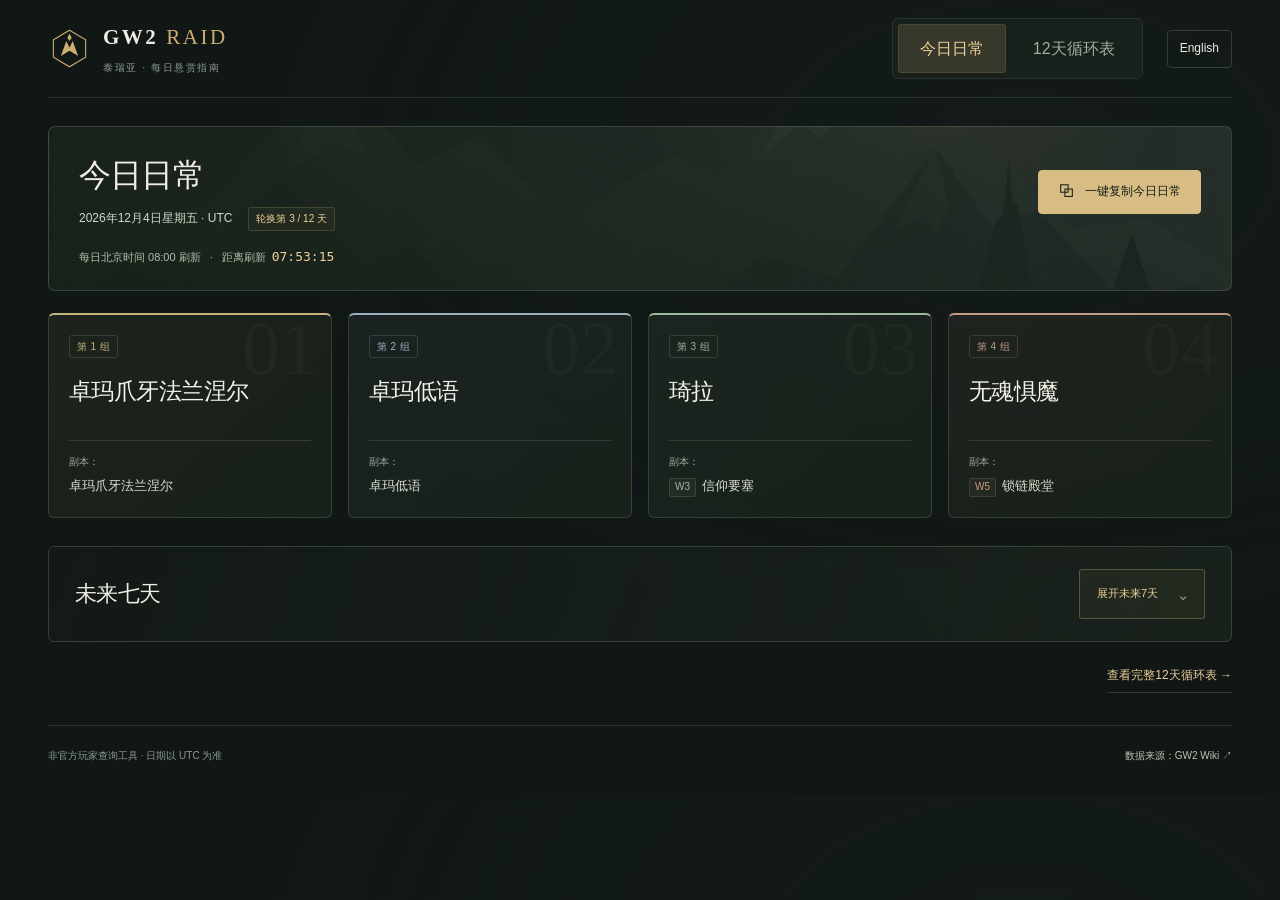
<file: index.html>
<!doctype html>
<html lang="zh-CN">
<head>
  <meta charset="utf-8">
  <meta name="viewport" content="width=device-width, initial-scale=1">
  <meta name="theme-color" content="#101715">
  <meta name="description" content="快速查看激战2今日四个日常 Boss 及所属副本，一键复制分享，支持未来七天与完整12天轮换查询。" data-i18n-content="descriptionToday">
  <title data-i18n="todayTitle">今日日常 · GW2 Raid Bounties</title>
  <link rel="icon" href="assets/favicon.svg" type="image/svg+xml">
  <link rel="stylesheet" href="assets/css/styles.css?v=3">
  <link rel="stylesheet" href="assets/css/today.css?v=3">
  <script defer src="assets/js/data.js"></script>
  <script defer src="assets/js/rotation.js"></script>
  <script defer src="assets/js/encounters-zh.js?v=3"></script>
  <script defer src="assets/js/i18n.js?v=3"></script>
  <script defer src="assets/js/app.js?v=3"></script>
</head>
<body data-page="today">
  <a class="skip-link" href="#main-content"><span data-i18n="skip">跳转到主要内容</span></a>
  <div class="site-shell">
    <header class="site-header">
      <a class="brand" href="index.html" aria-label="返回GW2日常十人本首页" data-i18n-aria-label="homeAria">
        <span class="brand-mark" aria-hidden="true"><svg viewBox="0 0 40 40" fill="none"><path d="m20 3 15 9v16l-15 9L5 28V12Z" stroke="currentColor"/></path><path d="m12 27 5-14 3 6 3-6 5 14-8-5Z" fill="currentColor"/></path><path d="m20 6 2 4-2 3-2-3Z" fill="currentColor"/></path></svg></span>
        <span class="brand-copy"><strong>GW2 <span>RAID</span></strong><small><span data-i18n="tagline">泰瑞亚 · 每日悬赏指南</span></small></span>
      </a>
      <nav class="nav" aria-label="主导航" data-i18n-aria-label="nav">
        <a href="index.html" class="nav-link active" aria-current="page"><span data-i18n="today">今日日常</span></a>
        <a href="rotation.html" class="nav-link"><span data-i18n="rotation">12天循环表</span></a>
      </nav>
      <button id="language-toggle" class="language-toggle" type="button" aria-label="Switch to English" data-i18n-aria-label="switchLanguage">English</button>
    </header>
    <main id="main-content">
      <section class="today-section" aria-labelledby="today-heading">
        <div class="today-summary">
        <div class="today-heading">
          <div><h1 id="today-heading"><span data-i18n="today">今日日常</span></h1><p class="date-line"><span id="today-date"><span data-i18n="loadingDate">读取当前日期…</span></span><span id="cycle-label"><span data-i18n="loadingCycle">轮换计算中</span></span></p></div>
          <button id="copy-today" class="primary-button" type="button" disabled><span data-i18n="copy">一键复制今日日常</span></button>
        </div>
        <p class="reset-line"><span data-i18n="resetRule">每日北京时间 08:00 刷新</span> <span aria-hidden="true">·</span> <span><span data-i18n="resetRemaining">距离刷新</span></span> <span id="countdown" role="timer" aria-label="距离下一次刷新" data-i18n-aria-label="resetTimer">--:--:--</span></p>
        </div>
        <p id="copy-status" class="copy-status" role="status" aria-live="polite"></p>
        <div id="copy-fallback" class="copy-fallback" hidden>
          <label for="copy-text"><span data-i18n="manualHelp">自动复制不可用，请长按或选中下方文字复制。</span></label>
          <textarea id="copy-text" rows="10" readonly spellcheck="false"></textarea>
        </div>
        <div class="list-heading" aria-hidden="true"><span><span data-i18n="groupColumn">组别</span></span><span>Boss</span><span><span data-i18n="instanceColumn">所属副本</span></span></div>
        <div id="today-grid" class="boss-list" aria-live="polite"></div>
        <noscript><p class="noscript"><span data-i18n="noscript">请启用 JavaScript 查看自动计算的日常数据。</span></p></noscript>
      </section>
      <section class="forecast-section" aria-labelledby="forecast-heading">
        <div class="forecast-top">
          <h2 id="forecast-heading"><span data-i18n="forecast">未来七天</span></h2>
          <button id="forecast-toggle" type="button" class="action-button" aria-controls="forecast-content" aria-expanded="false"><span id="forecast-toggle-text"><span data-i18n="expand">展开未来7天</span></span><span class="button-arrow" aria-hidden="true">⌄</span></button>
        </div>
        <div id="forecast-content" hidden></div>
      </section>
      <p class="rotation-link"><a href="rotation.html"><span data-i18n="fullRotation">查看完整12天循环表 →</span></a></p>
    </main>
    <footer class="site-footer"><span><span data-i18n="footerToday">非官方玩家查询工具 · 日期以 UTC 为准</span></span><a href="https://wiki.guildwars2.com/wiki/Daily_Raid_Bounties" target="_blank" rel="noopener noreferrer"><span data-i18n="wikiSource">数据来源：GW2 Wiki ↗</span></a></footer>
  </div>
</body>
</html>
</file>
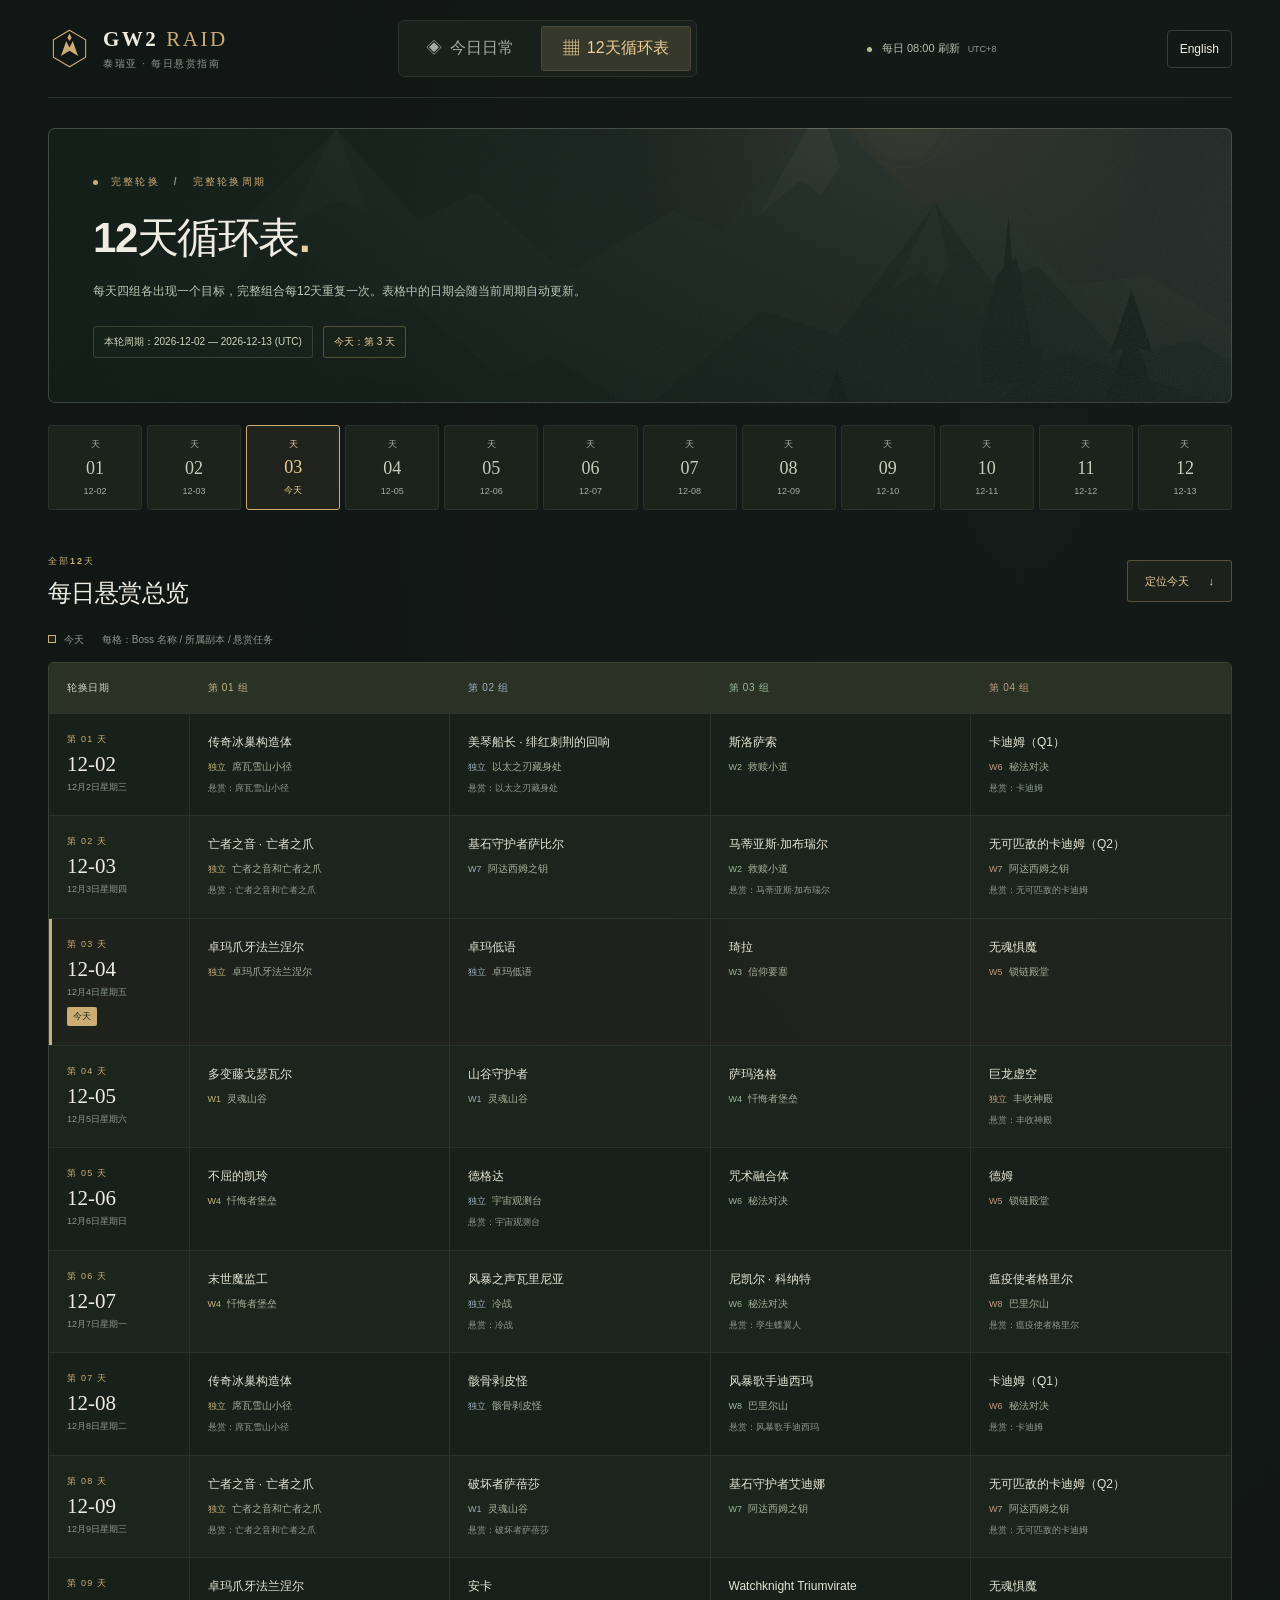
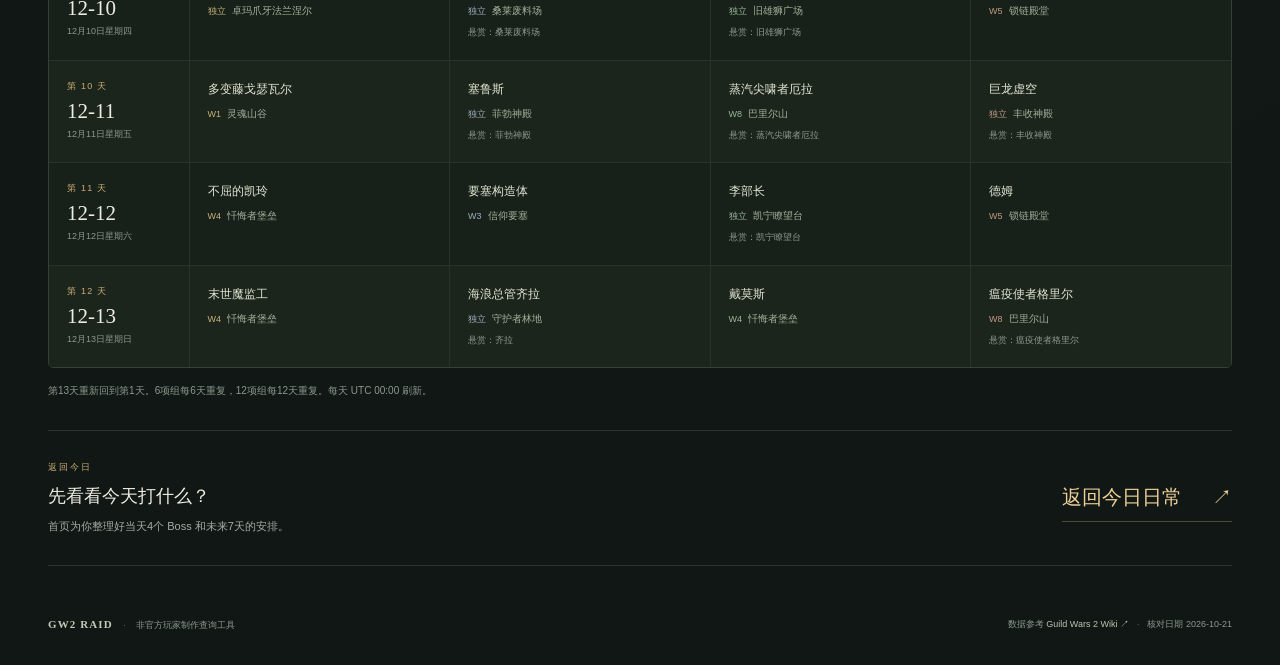
<file: rotation.html>
<!doctype html>
<html lang="zh-CN">
<head>
  <meta charset="utf-8">
  <meta name="viewport" content="width=device-width, initial-scale=1">
  <meta name="theme-color" content="#101715">
  <meta name="description" content="激战2每日团队悬赏完整12天轮换表，包含4组Boss、实际Boss名称与副本名。" data-i18n-content="descriptionRotation">
  <title data-i18n="rotationTitle">12天循环表 · GW2 Raid Bounties</title>
  <link rel="icon" href="assets/favicon.svg" type="image/svg+xml">
  <link rel="stylesheet" href="assets/css/styles.css?v=3">
  <script defer src="assets/js/data.js"></script>
  <script defer src="assets/js/rotation.js"></script>
  <script defer src="assets/js/encounters-zh.js?v=3"></script>
  <script defer src="assets/js/i18n.js?v=3"></script>
  <script defer src="assets/js/app.js?v=3"></script>
</head>
<body data-page="rotation">
  <a class="skip-link" href="#main-content"><span data-i18n="skip">跳转到主要内容</span></a>
  <div class="site-shell">
    <header class="site-header">
      <a class="brand" href="index.html" aria-label="返回GW2日常十人本首页" data-i18n-aria-label="homeAria">
        <span class="brand-mark" aria-hidden="true"><svg viewBox="0 0 40 40" fill="none"><path d="m20 3 15 9v16l-15 9L5 28V12Z" stroke="currentColor"/></path><path d="m12 27 5-14 3 6 3-6 5 14-8-5Z" fill="currentColor"/></path><path d="m20 6 2 4-2 3-2-3Z" fill="currentColor"/></path></svg></span>
        <span class="brand-copy"><strong>GW2 <span>RAID</span></strong><small><span data-i18n="tagline">泰瑞亚 · 每日悬赏指南</span></small></span>
      </a>
      <nav class="nav" aria-label="主导航" data-i18n-aria-label="nav">
        <a href="index.html" class="nav-link"><span aria-hidden="true">◈</span> <span data-i18n="today">今日日常</span></a>
        <a href="rotation.html" class="nav-link active" aria-current="page"><span aria-hidden="true">▦</span> <span data-i18n="rotation">12天循环表</span></a>
      </nav>
      <span class="header-status"><span class="tiny-led" aria-hidden="true"></span> <span data-i18n="headerReset">每日 08:00 刷新</span> <span>UTC+8</span></span>
      <button id="language-toggle" class="language-toggle" type="button" aria-label="Switch to English" data-i18n-aria-label="switchLanguage">English</button>
    </header>

    <main id="main-content">
      <section class="rotation-hero" aria-labelledby="rotation-title">
        <p class="eyebrow"><span class="status-dot" aria-hidden="true"></span> <span data-i18n="rotationEyebrow">ROTATION OVERVIEW</span> <span class="eyebrow-separator">/</span> <span data-i18n="rotationSubtitle">完整轮换周期</span></p>
        <h1 id="rotation-title"><span data-i18n="rotation">12天循环表</span><span class="hero-dot">.</span></h1>
        <p><span data-i18n="rotationIntro">每天四组各出现一个目标，完整组合每12天重复一次。表格中的日期会随当前周期自动更新。</span></p>
        <div class="rotation-meta"><span id="period-label"><span data-i18n="loadingPeriod">正在计算本轮日期…</span></span><span id="rotation-today"><span data-i18n="loadingToday">今天：—</span></span></div>
      </section>

      <div id="cycle-track" class="cycle-track" aria-label="12天周期导航" data-i18n-aria-label="cycleNav"></div>

      <section class="section" aria-label="完整每日悬赏表" data-i18n-aria-label="tableAria">
        <div class="section-heading table-heading">
          <div><p class="section-kicker"><span data-i18n="allDays">ALL 12 DAYS</span></p><h2><span data-i18n="overview">每日悬赏总览</span></h2></div>
          <button class="secondary-button" type="button" id="jump-today"><span data-i18n="jump">定位今天</span> <span aria-hidden="true">↓</span></button>
        </div>
        <div class="legend"><span><i class="legend-mark" aria-hidden="true"></i> <span data-i18n="currentDay">今天</span></span><span><span data-i18n="legend">每格：Boss 名称 / 所属副本 / 悬赏任务</span></span></div>
        <div class="table-scroll" role="region" aria-label="12天循环表，可横向滚动" tabindex="0" data-i18n-aria-label="scrollTable">
          <table class="rotation-table">
            <thead><tr><th scope="col"><span data-i18n="dateColumn">轮换日期</span></th><th scope="col"><span data-i18n="group01">第 01 组</span></th><th scope="col"><span data-i18n="group02">第 02 组</span></th><th scope="col"><span data-i18n="group03">第 03 组</span></th><th scope="col"><span data-i18n="group04">第 04 组</span></th></tr></thead>
            <tbody id="rotation-tbody"></tbody>
          </table>
        </div>
        <div id="mobile-rotation" class="mobile-rotation"></div>
        <p class="table-footnote"><span data-i18n="footnote">第13天重新回到第1天。6项组每6天重复，12项组每12天重复。每天 UTC 00:00 刷新。</span></p>
      </section>

      <section class="bottom-link" aria-label="返回首页" data-i18n-aria-label="backAria">
        <div><p class="section-kicker"><span data-i18n="backKicker">BACK TO TODAY</span></p><h2><span data-i18n="backHeading">先看看今天打什么？</span></h2><p><span data-i18n="backHint">首页为你整理好当天4个 Boss 和未来7天的安排。</span></p></div>
        <a class="text-action" href="index.html"><span data-i18n="backLink">返回今日日常</span> <span aria-hidden="true">↗</span></a>
      </section>
    </main>

    <footer class="site-footer">
      <div><strong>GW2 RAID</strong> <span class="footer-divider">·</span> <span data-i18n="footerRotation">非官方玩家制作查询工具</span></div>
      <div><span data-i18n="sourceLabel">数据参考</span> <a href="https://wiki.guildwars2.com/wiki/Daily_Raid_Bounties" target="_blank" rel="noopener noreferrer">Guild Wars 2 Wiki ↗</a><span class="footer-divider">·</span><span><span data-i18n="verified">核对日期 2026-10-21</span></span></div>
    </footer>
  </div>
</body>
</html>
</file>
<file: assets/css/styles.css>
:root {
  color-scheme: dark;
  --bg: #101715; --panel: #19211d; --panel-raised: #202a24; --line: #354036; --line-soft: #28332c;
  --text: #efece1; --muted: #a4ada3; --quiet: #8d998e; --accent: #ccad73; --accent-bright: #edcf97; --accent-soft: #ccad7312; --content: 1240px;
  font-family: "Segoe UI", "PingFang SC", "Microsoft YaHei", sans-serif;
  font-synthesis: none; -webkit-font-smoothing: antialiased; text-rendering: optimizeLegibility;
}
* { box-sizing: border-box; }
html { scroll-behavior: smooth; }
body { margin: 0; min-width: 320px; color: var(--text); background: radial-gradient(ellipse at 80% 20%, #28342a22, transparent 55%), var(--bg); }
a { color: inherit; }
button { font: inherit; cursor: pointer; }
a, button { -webkit-tap-highlight-color: transparent; }
a:focus-visible, button:focus-visible, [tabindex]:focus-visible { outline: 2px solid var(--accent-bright); outline-offset: 5px; }
button, a { touch-action: manipulation; }
[hidden] { display: none !important; }
.skip-link { position: fixed; top: -80px; left: 20px; z-index: 20; background: var(--accent); color: var(--bg); padding: 12px 20px; }
.skip-link:focus { top: 10px; }
h1, h2, h3, p { overflow-wrap: anywhere; }
.site-shell { width: min(calc(100% - 96px), var(--content)); margin: auto; }
.site-header { height: 98px; display: flex; align-items: center; justify-content: space-between; gap: 24px; border-bottom: 1px solid var(--line-soft); }
.brand { display: flex; align-items: center; gap: 12px; text-decoration: none; }
.brand-mark { width: 43px; height: 47px; color: var(--accent); }
.brand-mark svg { width: 100%; height: 100%; }
.brand-copy { display: grid; gap: 5px; }
.brand-copy strong { font-family: Georgia, serif; font-size: 21px; letter-spacing: .12em; white-space: nowrap; }
.brand-copy strong span { color: var(--accent); font-weight: 400; }
.brand-copy small { color: var(--quiet); font-size: 10px; letter-spacing: .16em; }
.nav { display: flex; align-items: center; gap: 5px; padding: 5px; border: 1px solid var(--line-soft); background: #17201a; border-radius: 6px; }
.nav-link { display: flex; align-items: center; justify-content: center; gap: 8px; padding: 12px 22px; color: var(--muted); text-decoration: none; font-size: 12px; border-radius: 3px; white-space: nowrap; transition: color .2s, background .2s; }
.nav-link span { font-size: 16px; }
.nav-link:hover { color: var(--accent-bright); background: #ffffff05; }
.nav-link.active { color: var(--accent-bright); background: #35382a; box-shadow: inset 0 0 0 1px #ccad7324; }
.header-status { font-size: 11px; color: #b4bdaf; white-space: nowrap; }
.header-status > span:last-child { font-size: 9px; color: var(--quiet); margin-left: 5px; }
.tiny-led, .status-dot { display: inline-block; width: 5px; height: 5px; background: #acc390; border-radius: 50%; margin-right: 7px; vertical-align: middle; box-shadow: 0 0 10px #acc39033; }
.hero { position: relative; isolation: isolate; margin-top: 30px; min-height: 386px; padding: 44px; display: flex; align-items: flex-end; justify-content: space-between; gap: 28px; border: 1px solid #65705b55; border-radius: 9px; background: #25332a url('../images/tyria-landscape.svg') center 47% / cover; overflow: hidden; }
.hero::before { content: ""; position: absolute; inset: 0; z-index: -1; background: linear-gradient(90deg, #111c16e8, #1420198c 45%, #101b1520), linear-gradient(0deg, #101a14a0, transparent 70%); }
.hero::after { content: "TYRIA / FIELD NOTES 01"; position: absolute; right: 24px; top: 23px; font-size: 9px; letter-spacing: .24em; color: #ddd6bd80; }
.hero-main { flex: 1; }
.eyebrow, .section-kicker { margin: 0; color: var(--accent); font-size: 9px; line-height: 1.8; letter-spacing: .22em; font-weight: 600; }
.eyebrow { font-size: 10px; }
.status-dot { background: var(--accent); margin-right: 8px; }
.eyebrow-separator { margin: 0 9px; color: #899986; }
h1 { font-size: clamp(36px, 4vw, 52px); font-weight: 600; letter-spacing: -.035em; line-height: 1.35; margin: 24px 0 15px; }
.hero-dot { color: var(--accent-bright); }
.hero-description { font-size: 12px; color: #c0c7b9; line-height: 1.95; margin: 0; }
.hero-date-line { display: flex; gap: 10px; align-items: center; flex-wrap: wrap; font-size: 11px; color: #d7ddcd; margin-top: 26px; }
.calendar-icon { color: var(--accent); font-size: 17px; }
.cycle-label { font-size: 10px; color: var(--accent-bright); padding: 5px 8px; background: #c6aa7020; border: 1px solid #c6aa7033; border-radius: 3px; }
.reset-panel { flex: 0 0 255px; padding: 22px 23px; margin-bottom: 2px; border: 1px solid #d2ceaa30; border-radius: 5px; background: #101c1699; backdrop-filter: blur(12px); }
.meta-label { display: flex; align-items: center; color: #d5d6bd; font-size: 9px; letter-spacing: .16em; }
.meta-label > span:last-child { margin-left: auto; color: #9cae98; letter-spacing: .04em; font-size: 10px; }
.countdown { font-family: "Consolas", "SFMono-Regular", monospace; font-size: 36px; font-weight: 400; color: #f0dec0; font-variant-numeric: tabular-nums; letter-spacing: .025em; margin: 14px 0; }
.reset-rule { font-size: 9px; color: #a7b39d; border-top: 1px solid #bbc7a725; padding-top: 13px; white-space: nowrap; }
.reset-rule .tiny-led { display: none; }
.reset-divider { padding: 0 7px; color: #6c7d66; }
.adventure-strip { display: flex; align-items: center; gap: 30px; min-height: 64px; margin: 0 8px; border-bottom: 1px solid var(--line-soft); color: var(--quiet); font-size: 10px; }
.adventure-strip > span { display: flex; gap: 10px; align-items: center; }
.adventure-strip i { font-size: 24px; color: var(--accent); font-style: normal; }
.adventure-strip strong { font-family: Georgia, serif; font-size: 20px; font-weight: 400; color: #d7dac9; }
.adventure-strip > span:nth-child(2) { border-left: 1px solid var(--line); padding-left: 30px; }
.adventure-strip .strip-note { margin-left: auto; font-size: 10px; }
.strip-note span { color: var(--accent); margin-left: 10px; }
.section { margin-top: 43px; }
.section-heading { display: flex; align-items: center; justify-content: space-between; gap: 16px; margin-bottom: 24px; }
.section-heading h2, .forecast-top h2 { font-size: 24px; font-weight: 550; letter-spacing: -.025em; margin: 7px 0 0; }
.counter-pill { font-size: 10px; color: #b8c9a7; background: #adc58e08; border: 1px solid #abc58a25; border-radius: 4px; padding: 8px 10px; }
.counter-pill > span:last-child { color: var(--quiet); margin-left: 6px; }
.boss-grid { display: grid; grid-template-columns: repeat(4, minmax(0, 1fr)); gap: 16px; }
.group-1 { --group-color: #c6b47d; --group-rgb: 198, 180, 125; }
.group-2 { --group-color: #9db0c1; --group-rgb: 157, 176, 193; }
.group-3 { --group-color: #9cb99b; --group-rgb: 156, 185, 155; }
.group-4 { --group-color: #c39b84; --group-rgb: 195, 155, 132; }
.boss-card { position: relative; display: flex; flex-direction: column; min-width: 0; border: 1px solid var(--line); border-radius: 6px; background: linear-gradient(150deg, #202920, #18211b); overflow: hidden; transition: border-color .2s, transform .2s, box-shadow .2s; }
.boss-card:hover { transform: translateY(-5px); border-color: var(--group-color); box-shadow: 0 16px 32px #00000030; }
.boss-visual { height: 130px; position: relative; overflow: hidden; display: grid; place-items: center; background: radial-gradient(ellipse at 50% 80%, rgba(var(--group-rgb), .16), transparent 65%), linear-gradient(145deg, rgba(var(--group-rgb), .08), #0e181266); border-bottom: 1px solid var(--line-soft); }
.boss-visual::before { content: ""; position: absolute; width: 102px; height: 102px; border: 1px solid rgba(var(--group-rgb), .15); transform: rotate(45deg); }
.boss-visual::after { content: ""; position: absolute; width: 78px; height: 78px; border: 1px solid rgba(var(--group-rgb), .13); border-radius: 50%; }
.boss-sigil { width: 66px; height: 66px; color: var(--group-color); filter: drop-shadow(0 3px 15px rgba(var(--group-rgb), .2)); }
.visual-number { position: absolute; bottom: 11px; left: 17px; font-family: Georgia, serif; font-size: 11px; color: var(--group-color); opacity: .65; letter-spacing: .1em; }
.visual-caption { position: absolute; bottom: 12px; right: 15px; color: var(--group-color); opacity: .7; font-size: 8px; letter-spacing: .18em; }
.boss-top { display: flex; justify-content: space-between; align-items: center; gap: 6px; padding: 18px 18px 0; }
.group-tag { font-size: 9px; letter-spacing: .12em; color: var(--group-color); white-space: nowrap; }
.type-tag { font-size: 9px; color: #aab5a4; background: #ffffff04; border: 1px solid #a9b69d25; border-radius: 3px; padding: 4px 6px; white-space: nowrap; }
.boss-content { flex: 1; padding: 22px 18px 19px; }
.card-field-label { display: none; }
.boss-name { font-family: Georgia, "Times New Roman", serif; font-weight: 400; font-size: 24px; line-height: 1.22; margin: 0 0 24px; min-height: 58px; color: #eae8d9; overflow-wrap: break-word; }
.boss-instance-label { font-size: 9px; color: var(--quiet); letter-spacing: .1em; }
.boss-instance { font-size: 11px; color: #bac3b2; line-height: 1.6; margin: 6px 0 0; min-height: 35px; }
.boss-bottom { display: grid; grid-template-columns: 1fr auto; gap: 6px; padding: 13px 18px; border-top: 1px solid var(--line-soft); background: #0a140d33; }
.bounty-flag { font-size: 8px; color: var(--quiet); }
.bounty-name { grid-column: 1; font-size: 10px; line-height: 1.6; color: #bfc5b5; }
.boss-link { grid-column: 2; grid-row: 1 / 3; align-self: center; width: 28px; height: 28px; display: grid; place-items: center; color: var(--group-color); border: 1px solid var(--line); border-radius: 50%; text-decoration: none; font-size: 15px; transition: background .2s; }
.boss-link:hover { background: rgba(var(--group-rgb), .15); }
.forecast-section { margin-top: 32px; padding: 26px 30px; border: 1px solid var(--line); border-radius: 6px; background: linear-gradient(110deg, #212a2022, #20292088); }
.forecast-top { display: flex; align-items: center; justify-content: space-between; gap: 20px; }
.forecast-top h2 { font-size: 22px; }
.section-hint { font-size: 11px; color: var(--muted); margin: 9px 0 0; }
.action-button, .secondary-button { flex-shrink: 0; display: inline-flex; align-items: center; justify-content: center; gap: 20px; min-height: 42px; padding: 10px 17px; border: 1px solid #ccad7355; background: #ccad730e; color: var(--accent-bright); border-radius: 3px; font-size: 11px; transition: background .2s, border-color .2s; }
.action-button:hover, .secondary-button:hover { background: #ccad7322; border-color: var(--accent); }
.button-arrow { display: inline-block; font-size: 18px; transition: transform .2s; }
.action-button[aria-expanded="true"] .button-arrow { transform: rotate(180deg); }
.forecast-content { padding-top: 25px; }
.forecast-grid { display: grid; grid-template-columns: repeat(3, minmax(0, 1fr)); gap: 14px; }
.forecast-day { border: 1px solid var(--line); border-radius: 4px; background: #151e17; min-width: 0; }
.forecast-day-header { display: flex; justify-content: space-between; align-items: center; gap: 8px; padding: 17px; border-bottom: 1px solid var(--line-soft); background: #d3c09904; }
.forecast-day-overline { color: var(--accent); font-size: 9px; }
.forecast-day-title { font-size: 14px; font-weight: 500; margin: 6px 0 0; }
.forecast-day-index { font-size: 9px; color: var(--muted); white-space: nowrap; }
.forecast-list { padding: 0 16px; }
.forecast-item { display: flex; gap: 10px; align-items: flex-start; border-bottom: 1px solid var(--line-soft); padding: 14px 0; }
.forecast-item:last-child { border: 0; }
.forecast-index { display: grid; place-items: center; width: 21px; height: 23px; flex: 0 0 21px; margin-top: 1px; font-size: 9px; color: var(--accent); border: 1px solid #ccad7333; border-radius: 2px; }
.forecast-item-main { min-width: 0; }
.forecast-boss { font-size: 12px; line-height: 1.5; }
.forecast-instance { font-size: 10px; line-height: 1.6; color: var(--muted); margin-top: 4px; }
.bottom-link { margin: 30px 0 48px; padding: 28px 0; border-top: 1px solid var(--line-soft); border-bottom: 1px solid var(--line-soft); display: flex; align-items: center; justify-content: space-between; gap: 24px; }
.bottom-link h2 { margin: 9px 0; font-size: 18px; font-weight: 500; }
.bottom-link p:last-child { margin: 0; font-size: 11px; color: var(--muted); line-height: 1.8; }
.text-action { font-size: 11px; color: var(--accent-bright); text-decoration: none; white-space: nowrap; display: inline-flex; align-items: center; gap: 30px; border-bottom: 1px solid #ccad7355; padding: 10px 0; }
.text-action span { font-size: 20px; }
.text-action:hover { color: #ffe8bc; border-color: var(--accent); }
.site-footer { display: flex; align-items: center; justify-content: space-between; gap: 15px; color: var(--quiet); font-size: 9px; padding-bottom: 30px; line-height: 1.9; }
.site-footer strong { font-family: Georgia, serif; color: #c3c9b6; font-size: 11px; letter-spacing: .1em; }
.site-footer a { text-decoration: none; color: #bdc5b2; }
.site-footer a:hover { color: var(--accent); }
.footer-divider { color: #5d705c; margin: 0 8px; }
.noscript { padding: 20px; border: 1px solid var(--line); color: var(--accent); }
/* 完整轮换表 */
.rotation-hero { position: relative; overflow: hidden; isolation: isolate; padding: 44px; margin-top: 30px; border: 1px solid #65705b55; border-radius: 7px; background: #25332a url('../images/tyria-landscape.svg') center 42% / cover; }
.rotation-hero::before { content: ""; position: absolute; z-index: -1; inset: 0; background: linear-gradient(90deg, #111c16ed, #14201977); }
.rotation-hero h1 { margin: 19px 0 13px; font-size: 42px; }
.rotation-hero > p:not(.eyebrow) { color: #bbc6b3; font-size: 12px; line-height: 1.9; max-width: 640px; }
.rotation-meta { display: flex; gap: 10px; flex-wrap: wrap; margin-top: 24px; }
.rotation-meta span { font-size: 10px; padding: 8px 10px; background: #19241aaa; border: 1px solid #c3bd9f33; border-radius: 3px; color: #d0d5bf; }
.rotation-meta span:last-child { color: var(--accent-bright); border-color: #ccad7355; }
.cycle-track { display: grid; grid-template-columns: repeat(12, minmax(0, 1fr)); gap: 5px; margin-top: 22px; }
.cycle-step { display: grid; gap: 6px; justify-items: center; padding: 12px 3px; color: var(--muted); border: 1px solid var(--line-soft); border-radius: 3px; background: #1b241b; font-size: 9px; }
.cycle-step strong { font-family: Georgia, serif; font-size: 18px; font-weight: 400; color: #c8cebc; }
.cycle-step:hover { border-color: var(--accent); }
.cycle-step[aria-current="date"] { border-color: var(--accent); background: #ccad7314; color: var(--accent-bright); }
.cycle-step[aria-current="date"] strong { color: var(--accent-bright); }
.legend { display: flex; flex-wrap: wrap; gap: 18px; margin-bottom: 15px; color: var(--quiet); font-size: 10px; }
.legend-mark { display: inline-block; width: 8px; height: 8px; border: 1px solid var(--accent); background: var(--accent-soft); margin-right: 5px; }
.table-scroll { overflow-x: auto; border: 1px solid var(--line); border-radius: 5px; scrollbar-color: #52614a #152016; }
.rotation-table { width: 100%; min-width: 990px; border-collapse: collapse; table-layout: fixed; text-align: left; }
.rotation-table thead { background: #293224; }
.rotation-table thead th { font-size: 10px; font-weight: 500; letter-spacing: .07em; padding: 18px; color: #d3d5c4; }
.rotation-table thead th:first-child { width: 140px; }
.rotation-table thead th:nth-child(2) { color: #c6b47d; }
.rotation-table thead th:nth-child(3) { color: #9db0c1; }
.rotation-table thead th:nth-child(4) { color: #9cb99b; }
.rotation-table thead th:nth-child(5) { color: #c39b84; }
.rotation-table tbody tr { background: #182119; transition: background .2s; }
.rotation-table tbody tr:nth-child(even) { background: #1c251c; }
.rotation-table tbody tr:hover { background: #242e21; }
.rotation-table tbody tr.today-row { background: #ccad7312; box-shadow: inset 3px 0 var(--accent); }
.rotation-table tbody th, .rotation-table tbody td { padding: 19px 18px; border-top: 1px solid var(--line-soft); vertical-align: top; }
.rotation-table td, .rotation-table th { border-right: 1px solid var(--line-soft); }
.rotation-table td:last-child, .rotation-table th:last-child { border-right: 0; }
.day-heading { text-align: left; font-weight: 400; }
.day-number { display: block; color: var(--accent); font-size: 9px; letter-spacing: .14em; }
.day-date { display: block; font-family: Georgia, serif; font-size: 21px; font-weight: 400; margin-top: 6px; }
.day-week { display: block; color: var(--quiet); font-size: 9px; margin-top: 4px; }
.today-chip { display: inline-block; color: #1d241a; background: var(--accent); padding: 3px 6px; font-size: 9px; border-radius: 2px; margin-top: 8px; }
.rotation-boss { display: block; color: #e3e5d4; font-size: 12px; line-height: 1.6; font-weight: 500; }
.rotation-instance { display: flex; gap: 6px; align-items: baseline; font-size: 10px; color: #a4b19b; line-height: 1.6; margin-top: 7px; }
.mini-wing { font-size: 9px; color: var(--group-color); white-space: nowrap; }
.rotation-bounty { font-size: 9px; color: var(--quiet); line-height: 1.7; margin-top: 6px; }
.table-footnote { font-size: 10px; color: var(--quiet); line-height: 1.8; margin: 14px 0 0; }
.mobile-rotation { display: none; }
@keyframes row-emphasis { 0%, 50% { outline: 2px solid var(--accent); outline-offset: -2px; } 100% { outline: 2px solid transparent; outline-offset: -2px; } }
.row-highlight { animation: row-emphasis 1.5s ease-out; }
@media (min-width: 1600px) { .hero { min-height: 420px; } }
@media (max-width: 1150px) {
  .site-shell { width: calc(100% - 56px); }
  .header-status { display: none; }
  .boss-grid { grid-template-columns: repeat(2, minmax(0, 1fr)); }
  .boss-visual { height: 140px; }
  .boss-name { min-height: 0; }
  .boss-instance { min-height: 0; }
  .hero { padding: 36px; }
  .forecast-grid { grid-template-columns: repeat(2, minmax(0, 1fr)); }
}
@media (max-width: 780px) {
  .site-shell { width: calc(100% - 36px); }
  .site-header { height: 84px; gap: 12px; }
  .brand-copy strong { font-size: 17px; }
  .brand-copy small { font-size: 9px; letter-spacing: .02em; }
  .brand-mark { width: 35px; height: 39px; }
  .nav-link { padding: 11px 13px; font-size: 11px; }
  .hero { padding: 30px; margin-top: 20px; display: block; background-position: 66% center; }
  .hero::before { background: linear-gradient(90deg, #111c16e8, #14201955); }
  .hero h1 { font-size: 43px; }
  .reset-panel { width: 255px; margin-top: 25px; padding: 16px 20px; }
  .countdown { font-size: 30px; margin: 10px 0; }
  .adventure-strip { gap: 20px; }
  .adventure-strip > span:nth-child(2) { padding-left: 20px; }
  .adventure-strip .strip-note { display: none; }
  .section { margin-top: 34px; }
  .forecast-section { padding: 24px; }
  .rotation-hero { padding: 30px; margin-top: 20px; }
  .rotation-hero h1 { font-size: 36px; }
  .cycle-track { grid-template-columns: repeat(6, minmax(0, 1fr)); gap: 6px; }
  .cycle-step { padding: 10px 3px; }
  .table-scroll { display: none; }
  .mobile-rotation { display: grid; gap: 14px; }
  .mobile-rotation-day { border: 1px solid var(--line); border-radius: 5px; background: #19221a; overflow: hidden; }
  .mobile-rotation-today { border-color: var(--accent); }
  .mobile-day-heading { display: flex; align-items: center; justify-content: space-between; gap: 10px; padding: 16px 18px; background: #263022; }
  .mobile-day-heading > div { display: flex; gap: 15px; align-items: baseline; }
  .mobile-day-count { font-size: 9px; color: var(--accent); letter-spacing: .1em; }
  .mobile-day-heading strong { font-weight: 500; font-size: 13px; }
  .mobile-day-heading .today-chip { margin: 0; }
  .mobile-rotation-row { display: flex; gap: 14px; padding: 16px 18px; border-top: 1px solid var(--line-soft); }
  .mobile-group { flex: 0 0 43px; height: 25px; display: grid; place-items: center; font-size: 9px; color: var(--group-color); background: rgba(var(--group-rgb), .05); border: 1px solid rgba(var(--group-rgb), .2); border-radius: 3px; }
  .mobile-rotation-row-main { display: grid; gap: 5px; min-width: 0; }
  .mobile-rotation-row-main strong { font-size: 12px; line-height: 1.5; font-weight: 500; }
  .mobile-rotation-row-main span { color: var(--muted); font-size: 10px; }
  .mobile-rotation-row-main small { color: var(--quiet); font-size: 9px; line-height: 1.7; }
  .site-footer { display: grid; gap: 7px; }
}
@media (max-width: 540px) {
  .site-shell { width: calc(100% - 32px); }
  .site-header { height: auto; flex-wrap: wrap; padding: 17px 0 13px; gap: 17px; }
  .brand-copy strong { font-size: 20px; }
  .brand-copy small { font-size: 9px; letter-spacing: .12em; }
  .nav { width: 100%; }
  .nav-link { flex: 1; padding: 10px 12px; }
  .hero { margin-top: 16px; padding: 27px 22px; border-radius: 5px; }
  .hero::after { display: none; }
  .eyebrow { font-size: 8px; letter-spacing: .13em; }
  .eyebrow-separator { margin: 0 4px; }
  .hero h1 { font-size: 38px; margin-top: 22px; }
  .hero-description { font-size: 11px; }
  .hero-date-line { font-size: 10px; gap: 8px; margin-top: 21px; }
  .cycle-label { margin-left: 22px; }
  .reset-panel { width: 100%; margin-top: 24px; }
  .meta-label { font-size: 9px; }
  .countdown { font-size: 34px; }
  .adventure-strip { margin: 0; gap: 13px; min-height: 59px; font-size: 9px; }
  .adventure-strip > span { gap: 6px; }
  .adventure-strip > span:nth-child(2) { padding-left: 12px; }
  .adventure-strip strong { font-size: 18px; }
  .adventure-strip i { font-size: 19px; }
  .section-heading { align-items: end; margin-bottom: 18px; gap: 8px; }
  .section-heading h2 { font-size: 22px; }
  .section-kicker { font-size: 8px; letter-spacing: .17em; }
  .counter-pill { padding: 6px 7px; font-size: 9px; }
  .counter-pill > span:last-child { display: none; }
  .boss-grid { grid-template-columns: 1fr; gap: 16px; }
  .boss-visual { height: 132px; }
  .boss-top { padding: 19px 21px 0; }
  .boss-content { padding: 20px 21px; }
  .boss-name { font-size: 27px; margin-bottom: 20px; }
  .boss-bottom { padding: 13px 21px; }
  .boss-instance { font-size: 12px; }
  .forecast-section { padding: 22px 18px; margin-top: 25px; }
  .forecast-top { flex-direction: column; align-items: stretch; }
  .forecast-top .action-button { width: 100%; }
  .forecast-grid { grid-template-columns: 1fr; }
  .bottom-link { margin: 25px 0 30px; display: block; }
  .bottom-link h2 { font-size: 17px; }
  .text-action { margin-top: 15px; }
  .rotation-hero { padding: 27px 22px; }
  .rotation-hero h1 { font-size: 33px; }
  .rotation-hero > p:not(.eyebrow) { font-size: 11px; }
  .rotation-meta { margin-top: 20px; gap: 8px; }
  .rotation-meta span { font-size: 9px; padding: 7px 8px; }
  .secondary-button { font-size: 10px; gap: 10px; padding: 9px 12px; }
}
@media (prefers-reduced-motion: reduce) {
  *, *::before, *::after { scroll-behavior: auto !important; transition: none !important; animation: none !important; }
}
.language-toggle { flex: 0 0 auto; min-height: 38px; padding: 7px 12px; border: 1px solid var(--line); border-radius: 4px; color: var(--text); background: transparent; font-size: 12px; white-space: nowrap; }
.language-toggle:hover { color: var(--accent-bright); background: var(--accent-soft); }
@media (max-width: 1150px) { .site-header { gap: 14px; } }
@media (max-width: 780px) and (min-width: 541px) { .site-header { flex-wrap: wrap; height: auto; padding: 18px 0; } .site-header .nav { order: 3; width: 100%; } .site-header .nav-link { flex: 1; } }
@media (max-width: 540px) { .site-header .brand { order: 0; } .site-header .language-toggle { order: 1; margin-left: auto; } .site-header .nav { order: 2; } }
</file>
<file: assets/css/today.css>
/* 首页保留森林深色、铜金边框和山峦氛围，将空间优先用于目标信息。 */
:root { --surface: #1b261e; }
body { font-size: 14px; line-height: 1.6; }
.site-shell { max-width: 1240px; }
.site-header .nav { margin-left: auto; }
.site-header { gap: 24px; }
button:disabled { cursor: wait; opacity: .65; }
.today-section { margin-top: 28px; }
.today-summary { padding: 26px 30px 22px; border: 1px solid #72836955; border-radius: 7px; background: linear-gradient(90deg, #152018ec, #1520188c), url('../images/tyria-landscape.svg') center 44% / cover; }
.today-heading { display: flex; justify-content: space-between; align-items: center; gap: 24px; }
.today-heading h1 { margin: 0; font-size: 32px; line-height: 1.4; font-weight: 600; letter-spacing: -.025em; }
.date-line { display: flex; align-items: center; gap: 10px 16px; flex-wrap: wrap; margin: 9px 0 0; color: #d0d8c7; font-size: 12px; }
#cycle-label { color: var(--accent-bright); padding: 3px 7px; border: 1px solid #ccad7333; background: #ccad730c; border-radius: 3px; font-size: 10px; }
.primary-button { min-height: 44px; display: inline-flex; align-items: center; justify-content: center; gap: 10px; border: 1px solid #d7bc84; border-radius: 4px; padding: 11px 19px; background: #d7bc84; color: #172019; font-size: 12px; font-weight: 700; white-space: nowrap; }
.primary-button::before { content: '⧉'; font-size: 17px; line-height: 1; }
.primary-button:hover { background: #ead2a2; border-color: #ead2a2; }
.reset-line { display: flex; flex-wrap: wrap; align-items: baseline; gap: 6px; color: #b1bea7; margin: 16px 0 0; font-size: 11px; }
.reset-line > span[aria-hidden] { padding-inline: 3px; }
#countdown { color: var(--accent-bright); font-family: ui-monospace, Consolas, monospace; font-variant-numeric: tabular-nums; font-size: 13px; }
.copy-status { margin: 12px 0; font-size: 12px; color: #b9d3a2; }
.copy-status:empty { display: none; }
.copy-status[data-error="true"] { color: #efd09f; }
.copy-fallback { margin: 16px 0; }
.copy-fallback label { display: block; margin-bottom: 8px; font-size: 12px; color: var(--muted); }
.copy-fallback textarea { font: inherit; width: 100%; resize: vertical; padding: 14px; color: var(--text); background: var(--surface); border: 1px solid var(--line); border-radius: 5px; font-size: 12px; }
.list-heading { display: none; }
.boss-list { display: grid; grid-template-columns: repeat(4, minmax(0, 1fr)); gap: 16px; margin-top: 22px; }
.boss-row { position: relative; min-height: 205px; padding: 20px; display: flex; flex-direction: column; overflow: hidden; border: 1px solid var(--line); border-top: 2px solid var(--group-color); border-radius: 6px; background: linear-gradient(140deg, rgba(var(--group-rgb), .07), #172119); }
.boss-row::after { content: attr(data-number); position: absolute; right: 13px; top: -10px; font: 76px Georgia, serif; color: rgba(var(--group-rgb), .045); pointer-events: none; }
.boss-row:hover { border-color: var(--group-color); }
.group-number { width: fit-content; color: var(--group-color); padding: 3px 7px; border: 1px solid rgba(var(--group-rgb), .2); border-radius: 3px; font-size: 10px; line-height: 1.5; letter-spacing: .04em; }
.boss-row .boss-name { z-index: 1; min-height: 0; margin: 17px 0 22px; font-family: inherit; color: #f3f2e6; font-size: 23px; font-weight: 650; letter-spacing: -.025em; line-height: 1.4; overflow-wrap: anywhere; }
.boss-row .boss-instance { margin: auto 0 0; padding-top: 13px; min-height: 0; border-top: 1px solid rgba(var(--group-rgb), .18); font-size: 13px; line-height: 1.65; color: #d9dfd0; overflow-wrap: anywhere; }
.instance-label { display: block; color: var(--muted); font-size: 10px; margin-bottom: 5px; }
.instance-wing { display: inline-block; padding: 0 5px; margin-right: 6px; color: var(--group-color); background: rgba(var(--group-rgb), .07); border: 1px solid rgba(var(--group-rgb), .18); border-radius: 2px; font-size: 10px; }
.forecast-section { margin-top: 28px; padding: 22px 26px; }
.forecast-grid { margin-top: 20px; }
.forecast-top h2 { margin: 0; }
.rotation-link { display: flex; justify-content: flex-end; margin: 18px 0 32px; font-size: 12px; }
.rotation-link a { color: var(--accent-bright); text-decoration: none; padding-block: 6px; border-bottom: 1px solid #ccad7333; }
.rotation-link a:hover { border-color: var(--accent); }
.site-footer { border-top: 1px solid var(--line-soft); padding-top: 20px; font-size: 10px; }
a:focus-visible, button:focus-visible, textarea:focus-visible { outline: 2px solid var(--accent-bright); outline-offset: 4px; }
@media (max-width: 1050px) { .boss-list { grid-template-columns: repeat(2, minmax(0, 1fr)); } .boss-row { min-height: 190px; } }
@media (max-width: 780px) {
  .site-header { flex-wrap: wrap; height: auto; gap: 14px; padding: 16px 0; }
  .site-header .brand { order: 0; }
  .site-header .language-toggle { order: 1; margin-left: auto; }
  .site-header .nav { order: 2; width: 100%; margin-left: 0; }
  .site-header .nav-link { flex: 1; }
  .today-section { margin-top: 20px; }
  .today-summary { padding: 23px; }
  .today-heading { align-items: flex-start; gap: 20px; }
  .today-heading h1 { font-size: 29px; }
  .date-line { gap: 7px 10px; font-size: 11px; }
  .boss-list { gap: 12px; margin-top: 18px; }
  .boss-row .boss-name { font-size: 22px; }
  .forecast-section { padding: 20px; }
}
@media (max-width: 540px) {
  .today-summary { padding: 21px; }
  .today-heading { display: block; }
  .today-heading h1 { font-size: 28px; }
  .primary-button { width: 100%; margin-top: 17px; }
  .reset-line { margin-top: 13px; font-size: 10px; gap: 5px; }
  .boss-list { grid-template-columns: 1fr; }
  .boss-row { min-height: 0; padding: 17px 19px; }
  .boss-row .boss-name { font-size: 23px; margin: 11px 0 13px; }
  .boss-row .boss-instance { display: block; padding-top: 11px; font-size: 13px; }
  .instance-label { display: inline; margin-right: 7px; font-size: 10px; }
  .forecast-section { padding: 19px; }
  .forecast-top { flex-direction: row; align-items: center; gap: 10px; }
  .forecast-top h2 { font-size: 18px; }
  .forecast-top .action-button { width: auto; margin-top: 0; gap: 10px; padding-inline: 10px; font-size: 10px; }
  .rotation-link { justify-content: flex-start; margin-bottom: 25px; }
}
</file>
